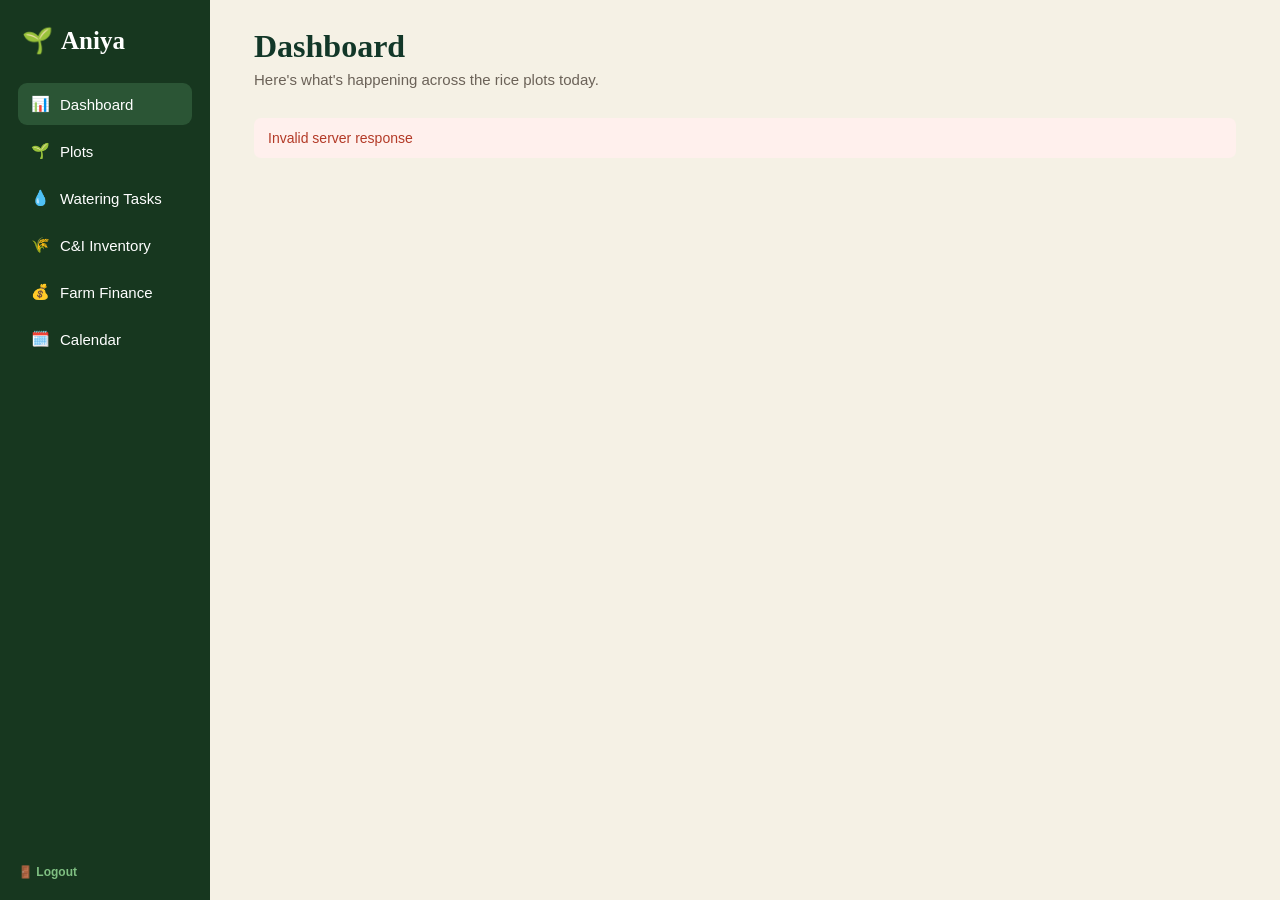
<file: ani/index.html>
<!doctype html>
<html lang="en">
<head>
    <meta charset="utf-8">
    <meta http-equiv="refresh" content="0; url=Dashboard/index.html">
    <title>Aniya</title>
</head>
<body>
    <a href="Dashboard/index.html">Open Aniya</a>
</body>
</html>
</file>
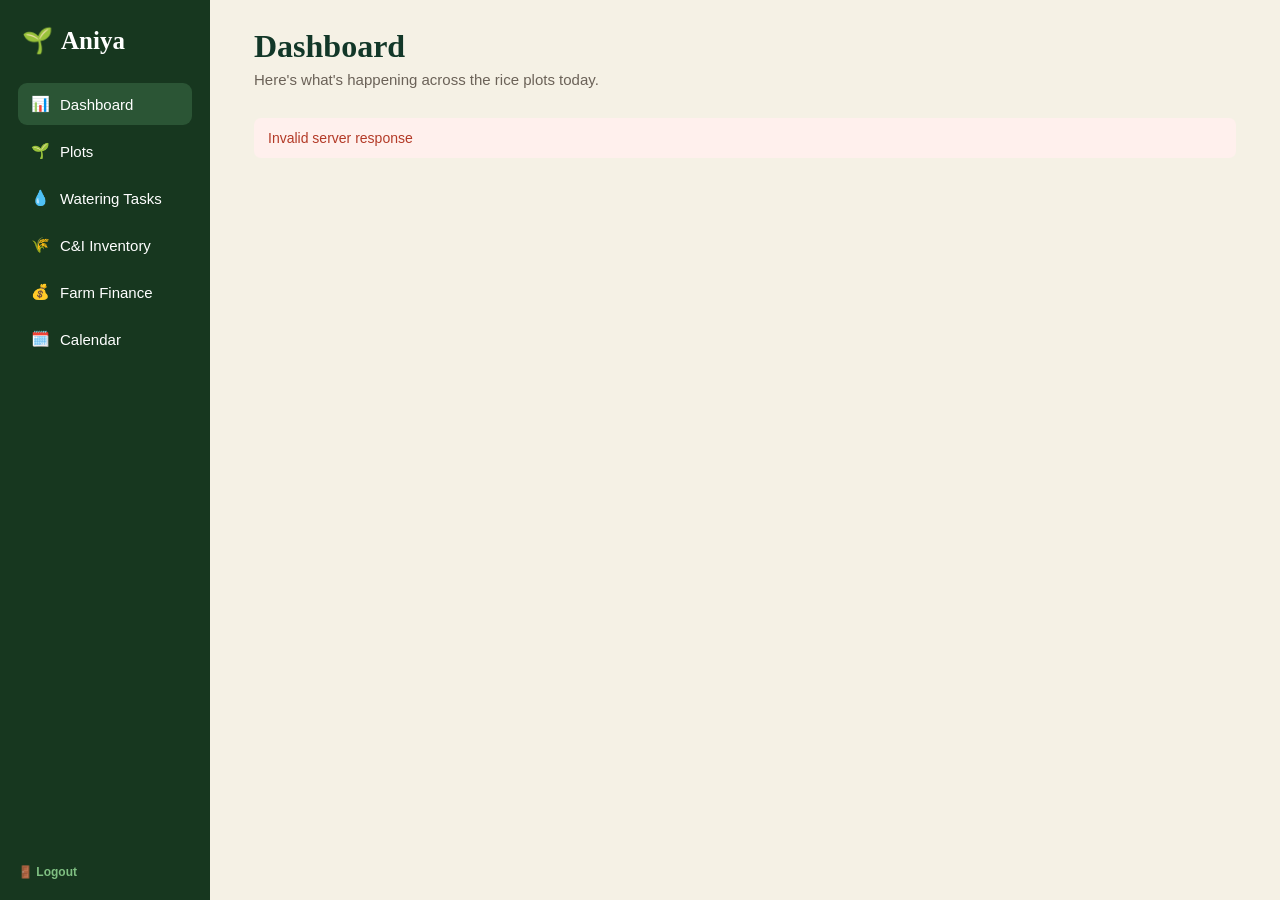
<file: ani/Dashboard/index.html>
<!doctype html>
<html lang="en">

<head>
    <meta charset="utf-8">
    <meta
        name="viewport"
        content="width=device-width,initial-scale=1"
    >

    <title>Aniya — Dashboard</title>

    <link
        rel="stylesheet"
        href="../style.css"
    >
</head>

<body data-page="dashboard">

    <div id="app"></div>

    <script src="../script.js"></script>
    <script src="dashboard.js"></script>

</body>

</html>
</file>
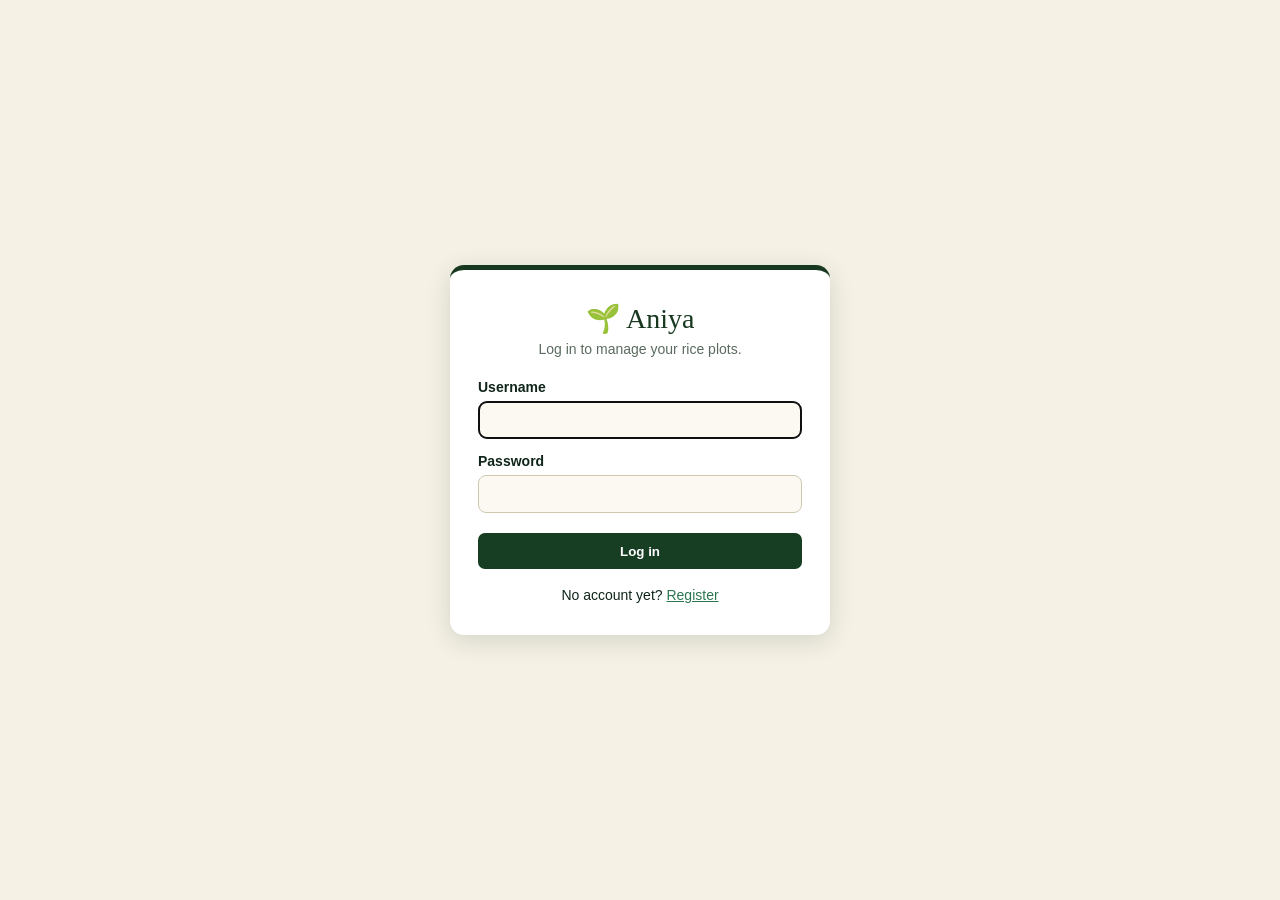
<file: ani/Auth/login.html>
<!doctype html>
<html lang="en">
<head>
    <meta charset="utf-8">
    <meta name="viewport" content="width=device-width,initial-scale=1">
    <title>Aniya — Login</title>
    <link rel="stylesheet" href="../style.css">
</head>
<body data-page="auth">
    <div class="auth-wrap">
        <div class="auth-card">
            <div class="auth-brand">🌱 Aniya</div>
            <p class="auth-sub">Log in to manage your rice plots.</p>

            <form id="loginForm">
                <label>Username
                    <input type="text" id="username" required autofocus>
                </label>
                <label>Password
                    <input type="password" id="password" required>
                </label>
                <button type="submit">Log in</button>
            </form>

            <p class="auth-switch">No account yet? <a href="register.html">Register</a></p>
        </div>
    </div>

    <div id="toast" class="toast"></div>

    <script src="../script.js"></script>
    <script src="auth.js"></script>
</body>
</html>
</file>
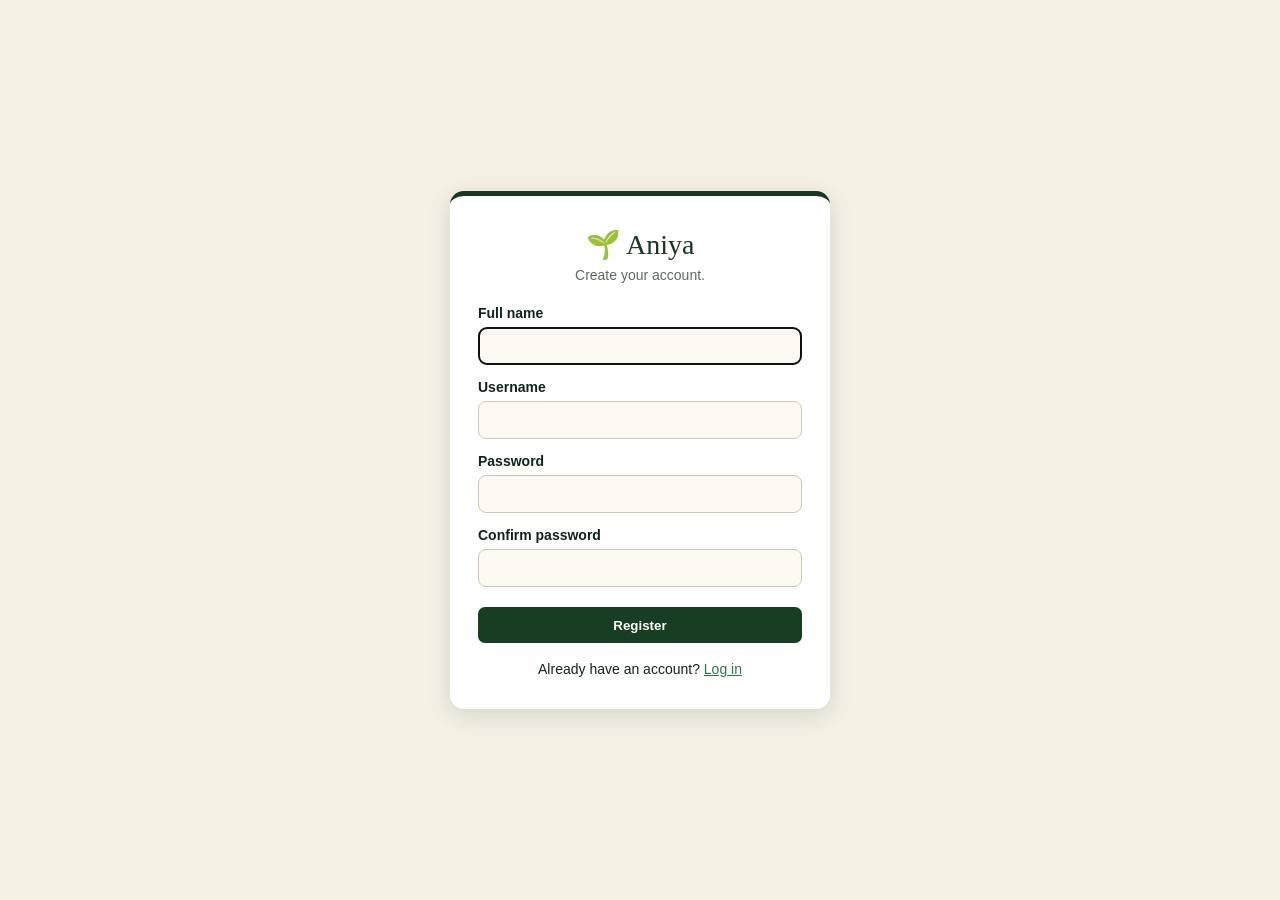
<file: ani/Auth/register.html>
<!doctype html>
<html lang="en">
<head>
    <meta charset="utf-8">
    <meta name="viewport" content="width=device-width,initial-scale=1">
    <title>Aniya — Register</title>
    <link rel="stylesheet" href="../style.css">
</head>
<body data-page="auth">
    <div class="auth-wrap">
        <div class="auth-card">
            <div class="auth-brand">🌱 Aniya</div>
            <p class="auth-sub">Create your account.</p>

            <form id="registerForm">
                <label>Full name
                    <input type="text" id="full_name" required autofocus>
                </label>
                <label>Username
                    <input type="text" id="username" required>
                </label>
                <label>Password
                    <input type="password" id="password" required>
                </label>
                <label>Confirm password
                    <input type="password" id="confirm_password" required>
                </label>
                <button type="submit">Register</button>
            </form>

            <p class="auth-switch">Already have an account? <a href="login.html">Log in</a></p>
        </div>
    </div>

    <div id="toast" class="toast"></div>

    <script src="../script.js"></script>
    <script src="auth.js"></script>
</body>
</html>
</file>
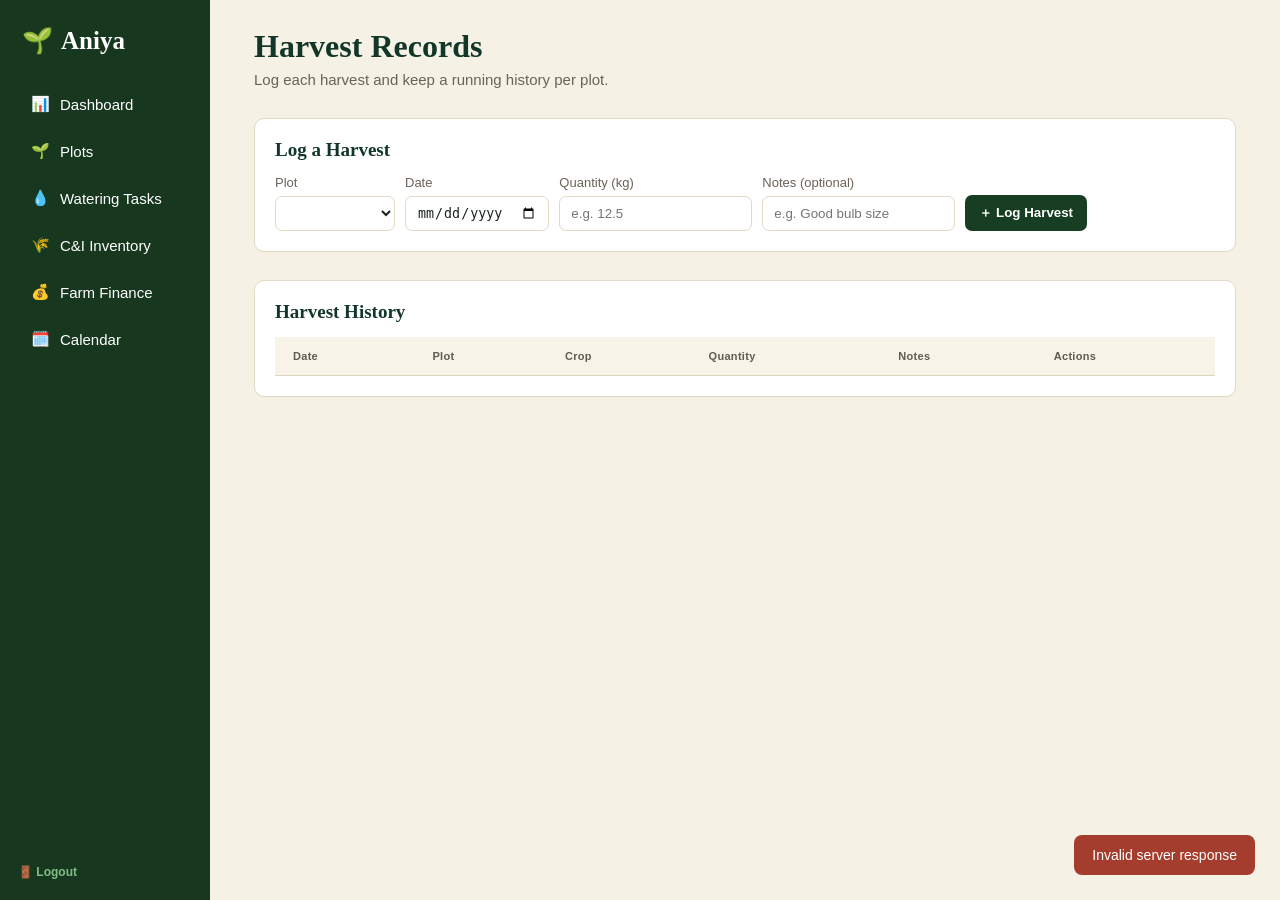
<file: ani/C&I Inventory/harvest.html>
<!doctype html>
<html lang="en">

<head>
    <meta charset="utf-8">
    <meta
        name="viewport"
        content="width=device-width,initial-scale=1"
    >

    <title>Aniya — Harvest Records</title>

    <link
        rel="stylesheet"
        href="../style.css"
    >
</head>

<body data-page="harvest">

    <div id="app"></div>

    <script src="../script.js"></script>
    <script src="harvest.js"></script>

</body>

</html>
</file>
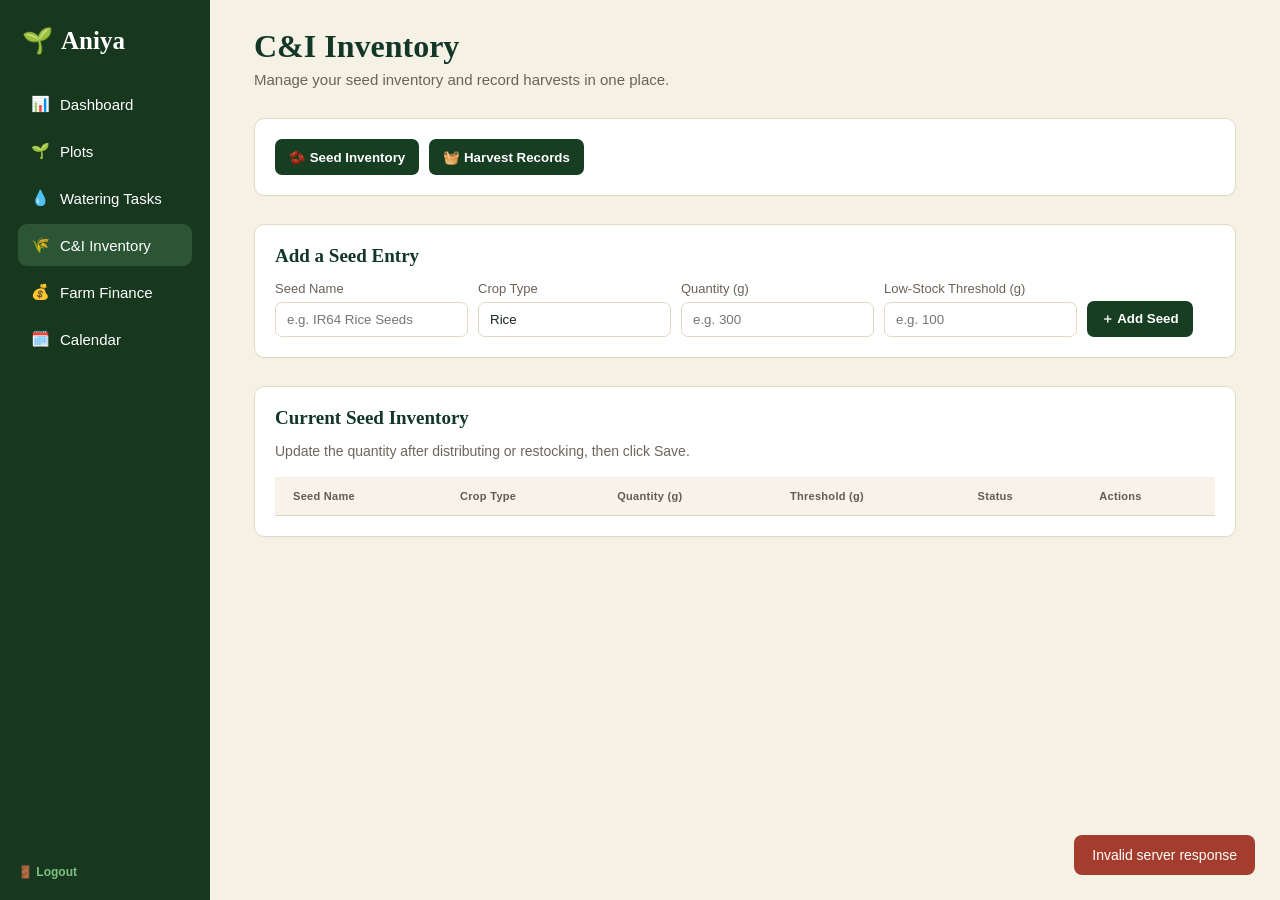
<file: ani/C&I Inventory/inventory.html>
<!doctype html>
<html lang="en">
<head>
    <meta charset="utf-8">
    <meta name="viewport" content="width=device-width,initial-scale=1">
    <title>Aniya — C&I Inventory</title>
    <link rel="stylesheet" href="../style.css">
</head>
<body data-page="inventory">
    <div id="app"></div>
    <script src="../script.js"></script>
    <script src="inventory.js"></script>
</body>
</html>
</file>
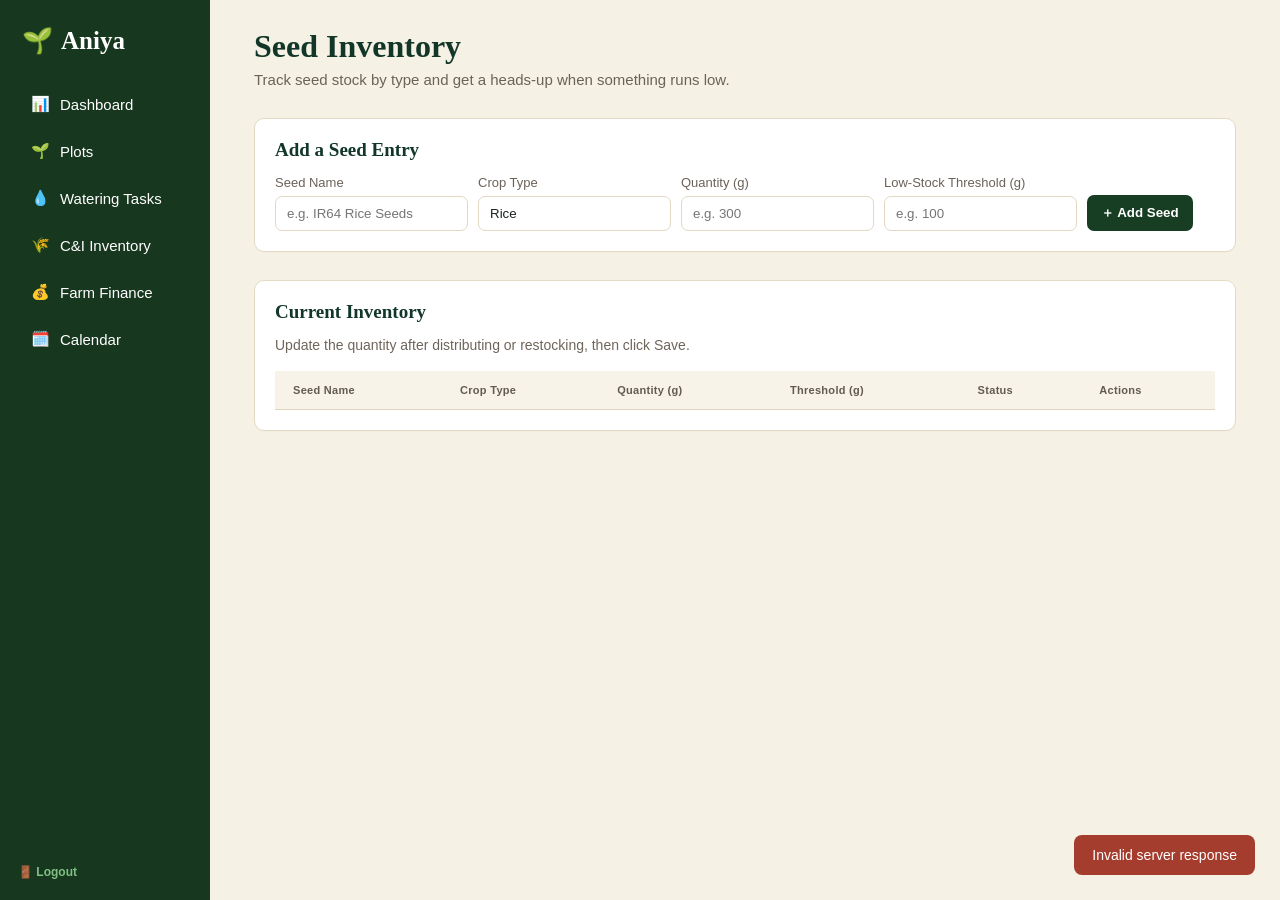
<file: ani/C&I Inventory/seeds.html>
<!doctype html>
<html lang="en">

<head>
    <meta charset="utf-8">
    <meta
        name="viewport"
        content="width=device-width,initial-scale=1"
    >

    <title>Aniya — Seed Inventory</title>

    <link
        rel="stylesheet"
        href="../style.css"
    >
</head>

<body data-page="seeds">

    <div id="app"></div>

    <script src="../script.js"></script>
    <script src="seeds.js"></script>

</body>

</html>
</file>
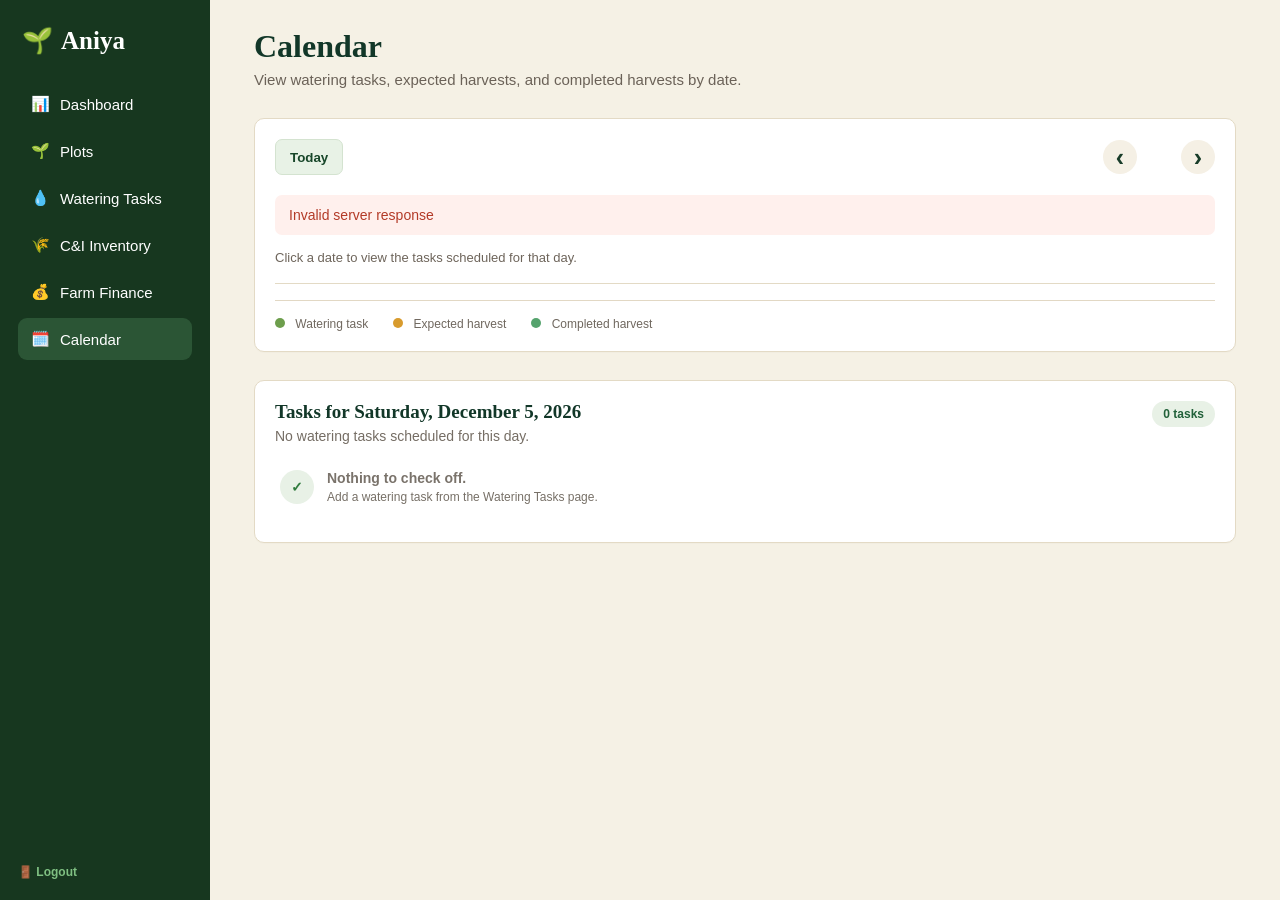
<file: ani/Calendar/calendar.html>
<!doctype html>
<html lang="en">

<head>
    <meta charset="utf-8">
    <meta
        name="viewport"
        content="width=device-width,initial-scale=1"
    >

    <title>Aniya — Calendar</title>

    <link
        rel="stylesheet"
        href="../style.css"
    >
</head>

<body data-page="calendar">

    <div id="app"></div>

    <script src="../script.js"></script>
    <script src="calendar.js"></script>

</body>

</html>
</file>
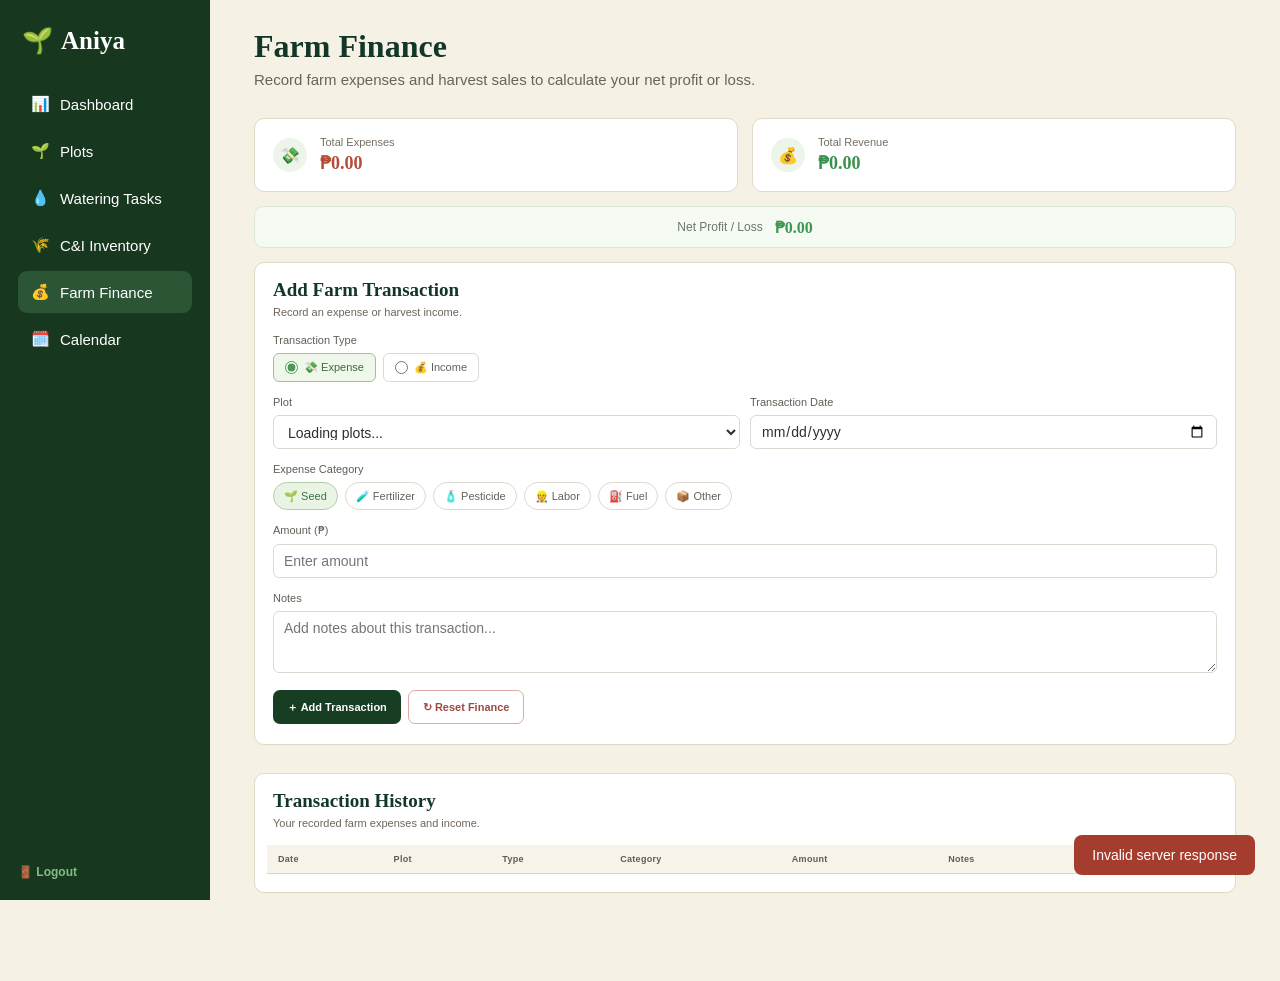
<file: ani/I&E Tracking/finance.html>
<!doctype html>
<html lang="en">
<head>
    <meta charset="utf-8">
    <meta name="viewport" content="width=device-width,initial-scale=1">
    <title>Aniya — Farm Finance</title>
    <link rel="stylesheet" href="../style.css">
</head>
<body data-page="finance">
    <div id="app"></div>

    <script src="../script.js"></script>
    <script src="finance.js"></script>
</body>
</html>
</file>
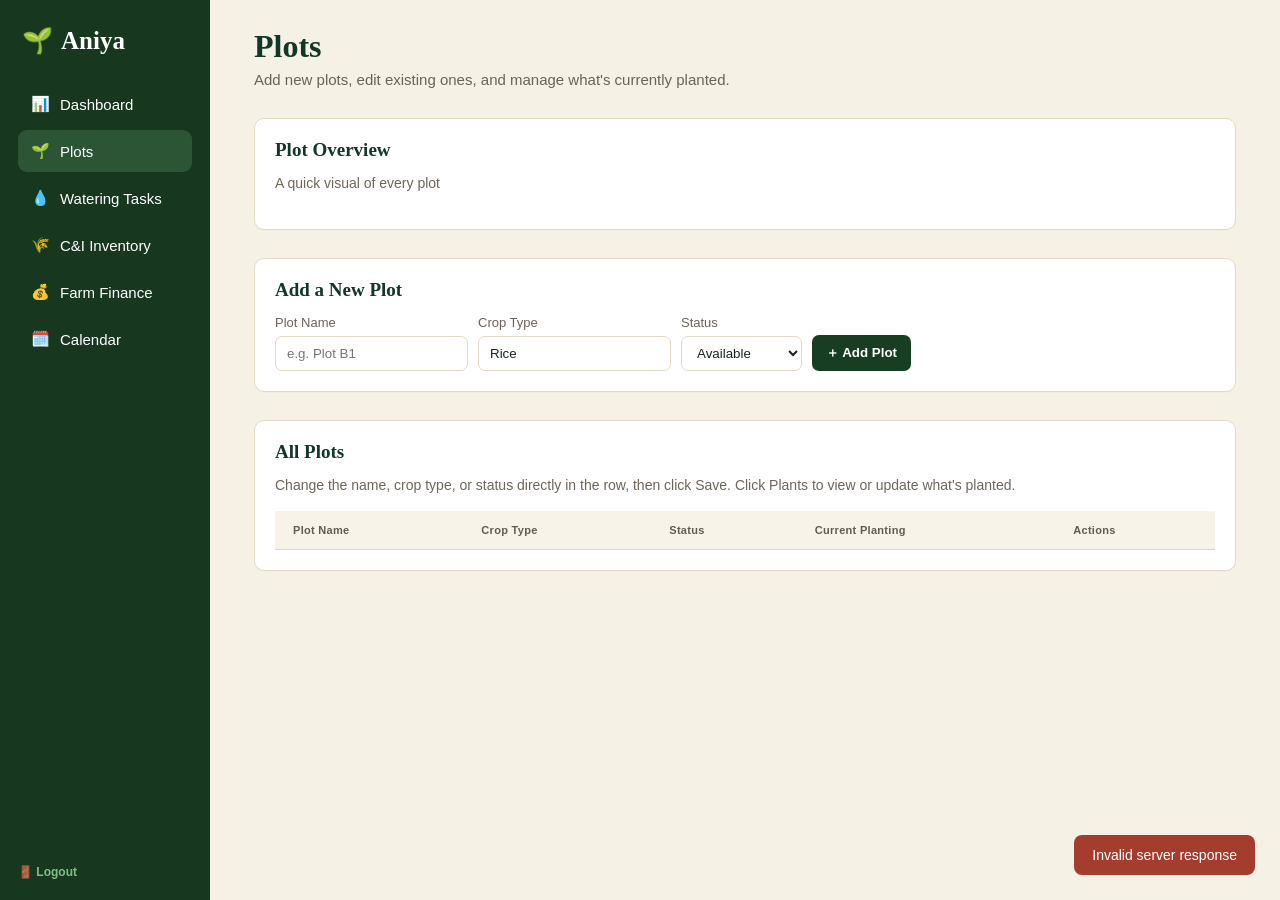
<file: ani/Plots/plots.html>
<!doctype html>
<html lang="en">

<head>
    <meta charset="utf-8">
    <meta
        name="viewport"
        content="width=device-width,initial-scale=1"
    >

    <title>Aniya — Plots</title>

    <link
        rel="stylesheet"
        href="../style.css"
    >
</head>

<body data-page="plots">

    <div id="app"></div>

    <script src="../script.js"></script>
    <script src="plots.js"></script>

</body>

</html>
</file>
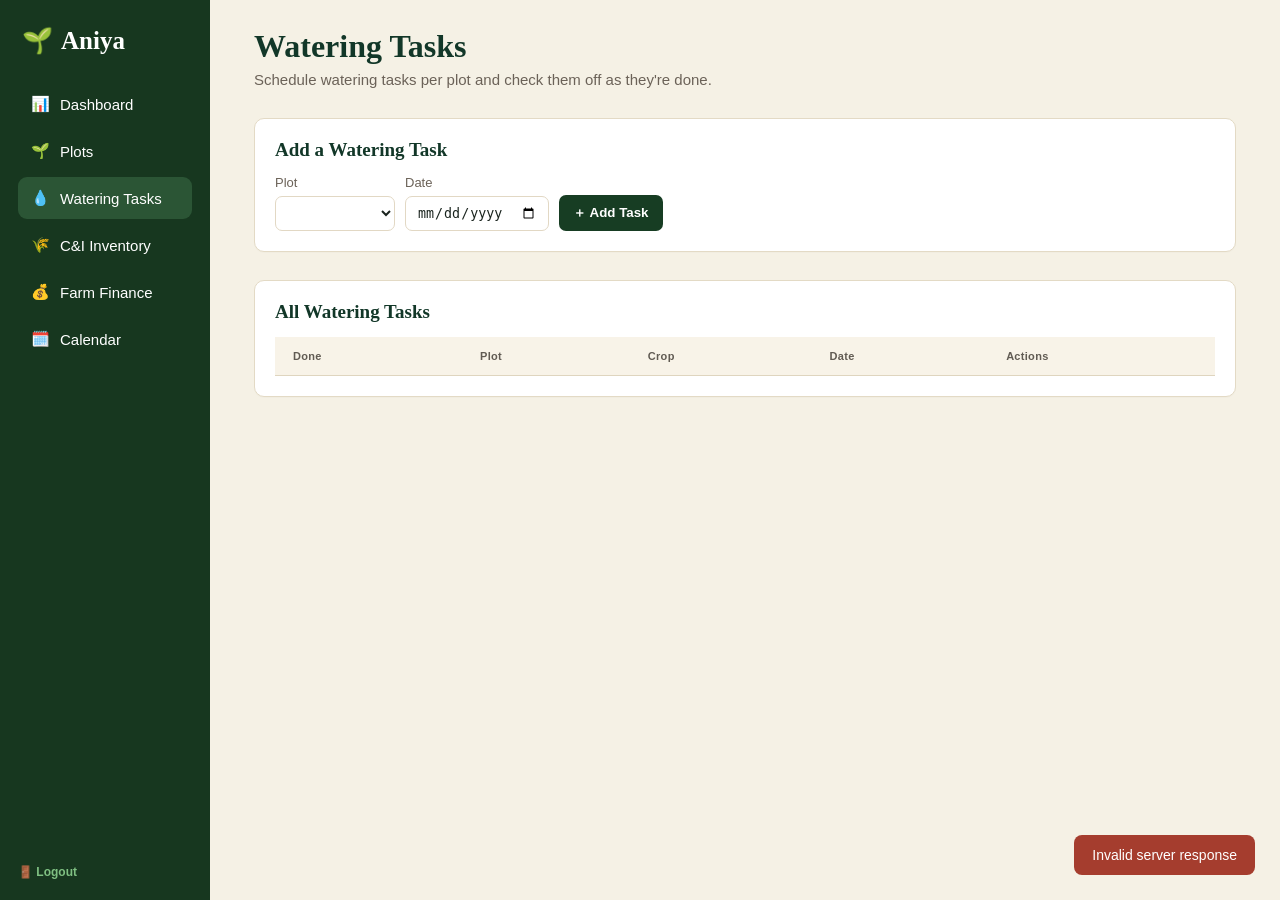
<file: ani/Tasks/watering.html>
<!doctype html>
<html lang="en">

<head>
    <meta charset="utf-8">
    <meta
        name="viewport"
        content="width=device-width,initial-scale=1"
    >

    <title>Aniya — Watering Tasks</title>

    <link
        rel="stylesheet"
        href="../style.css"
    >
</head>

<body data-page="watering">

    <div id="app"></div>

    <script src="../script.js"></script>
    <script src="watering.js"></script>

</body>

</html>
</file>
<file: ani/style.css>
* {
    box-sizing: border-box;
}

body {
    margin: 0;
    background: #f5f1e5;
    color: #10251a;
    font-family: Arial, Helvetica, sans-serif;
    font-size: 14px;
}

a {
    color: #2b7650;
}

.sidebar {
    position: fixed;
    left: 0;
    top: 0;
    bottom: 0;
    width: 210px;
    background: #17371f;
    color: #fff;
    padding: 26px 18px 20px;
    display: flex;
    flex-direction: column;
    z-index: 5;
}

.brand {
    font-family: Georgia, serif;
    font-size: 25px;
    display: flex;
    align-items: center;
    gap: 8px;
    margin: 0 4px 28px;
}

.brand span {
    font-size: 25px;
}

.sidebar nav {
    display: flex;
    flex-direction: column;
    gap: 5px;
}

.sidebar nav a {
    color: #fff;
    text-decoration: none;
    padding: 12px 13px;
    border-radius: 9px;
    display: flex;
    gap: 10px;
    align-items: center;
    font-size: 15px;
}

.sidebar nav a.active,
.sidebar nav a:hover {
    background: #2b5535;
}

.side-note {
    margin-top: auto;
    color: #7fc082;
    font-size: 12px;
    line-height: 1.35;
}

.main {
    margin-left: 210px;
    padding: 28px 44px 60px;
    min-height: 100vh;
}

header {
    margin: 0 0 30px;
}

header h1 {
    font: 700 32px Georgia, serif;
    margin: 0 0 6px;
    color: #123728;
}

header p {
    margin: 0;
    color: #6b6258;
    font-size: 15px;
}

.card {
    background: #fff;
    border: 1px solid #e3dac5;
    border-radius: 10px;
    padding: 20px;
    margin-bottom: 28px;
    box-shadow: 0 1px 1px rgba(0, 0, 0, .02);
}

.card h2 {
    font: 700 19px Georgia, serif;
    margin: 0 0 14px;
    color: #123728;
}

.card > p {
    color: #6e655b;
    margin: 0 0 18px;
}

.stats {
    display: grid;
    grid-template-columns: repeat(4, 1fr);
    gap: 18px;
    margin-bottom: 42px;
}

.stat {
    background: #fff;
    border: 1px solid #e3dac5;
    border-radius: 10px;
    padding: 24px 19px;
}

.stat b {
    display: block;
    font: 700 34px Georgia, serif;
    color: #2e7b3c;
    margin-bottom: 12px;
}

.stat span {
    color: #6d665f;
}

.plot-grid {
    display: grid;
    grid-template-columns: repeat(3, minmax(260px, 1fr));
    gap: 12px;
}

.plot-card {
    border: 2px solid #218c4d;
    border-radius: 9px;
    padding: 14px 18px;
    background: #fff;
}

.plot-card strong {
    display: block;
    font-size: 15px;
    margin-bottom: 4px;
}

.plot-card small {
    display: block;
    color: #70685f;
    margin-bottom: 9px;
}

.badge {
    display: inline-block;
    border-radius: 999px;
    padding: 4px 10px;
    font-size: 11px;
    font-weight: 700;
    margin-right: 4px;
    background: #edf0e9;
}

.badge.rice {
    background: #e3efd8;
    color: #4f7b32;
}

.badge.occupied,
.badge.done {
    background: #d9f2e2;
    color: #16804a;
}

.badge.available {
    background: #eaf2e8;
    color: #3f784d;
}

.badge.maintenance {
    background: #f2dfdf;
    color: #9c3c3c;
}

.badge.pending,
.badge.low {
    background: #ffebc7;
    color: #ad6a00;
}

.two-col {
    display: grid;
    grid-template-columns: 2fr 1fr;
    gap: 28px;
}

.stack {
    display: flex;
    flex-direction: column;
    gap: 28px;
}

.list-row {
    padding: 12px 0;
    border-bottom: 1px solid #e7deca;
    display: flex;
    justify-content: space-between;
    align-items: center;
    gap: 15px;
}

.list-row:last-child {
    border-bottom: 0;
}

.empty {
    color: #7a736b;
    padding: 15px 0;
}

.form-row {
    display: flex;
    gap: 10px;
    align-items: end;
    flex-wrap: wrap;
}

.form-row label,
.modal-box label {
    display: flex;
    flex-direction: column;
    gap: 6px;
    color: #6b6258;
    font-size: 13px;
}

.form-row input,
.form-row select,
.modal-box input,
.modal-box select,
.modal-box textarea {
    height: 35px;
    border: 1px solid #e2d8c4;
    border-radius: 7px;
    background: #fff;
    padding: 7px 11px;
    color: #1a241e;
    min-width: 120px;
}

.form-row label:first-child input {
    min-width: 190px;
}

.form-row button,
button {
    height: 36px;
    border: 0;
    border-radius: 7px;
    background: #173d23;
    color: #fff;
    font-weight: 700;
    padding: 0 14px;
    cursor: pointer;
}

.form-row button:hover,
button:hover {
    background: #245c35;
}

.table-wrap {
    overflow: auto;
}

table {
    border-collapse: collapse;
    width: 100%;
    min-width: 800px;
}

th {
    background: #f8f3e8;
    text-align: left;
    color: #615b53;
    font-size: 11px;
    letter-spacing: .3px;
    padding: 13px 18px;
    border-bottom: 1px solid #dfd5bf;
}

td {
    padding: 12px 18px;
    border-bottom: 1px solid #e4dac5;
    vertical-align: middle;
}

.cell-input,
td select {
    height: 30px;
    border: 1px solid #e2d8c4;
    border-radius: 6px;
    padding: 5px 8px;
    background: #fff;
}

.actions {
    white-space: nowrap;
}

.small {
    height: 28px;
    padding: 0 9px;
    font-size: 12px;
    background: #e8f1e6;
    color: #22613a;
    margin-right: 5px;
}

.small.danger {
    background: #f5e5e2;
    color: #9c3e30;
}

.muted {
    opacity: .6;
}

.error-box {
    padding: 12px 14px;
    border-radius: 7px;
    background: #fff0ed;
    color: #b33a27;
    margin-bottom: 15px;
}

.toast {
    position: fixed;
    right: 25px;
    bottom: 25px;
    background: #173d23;
    color: #fff;
    padding: 12px 18px;
    border-radius: 8px;
    opacity: 0;
    transform: translateY(8px);
    transition: .2s;
    pointer-events: none;
    z-index: 20;
}

.toast.show {
    opacity: 1;
    transform: none;
}

.toast.error {
    background: #a53d2e;
}

.modal {
    position: fixed;
    inset: 0;
    background: rgba(0, 0, 0, .4);
    display: flex;
    align-items: center;
    justify-content: center;
    z-index: 10;
    padding: 20px;
}

.hidden {
    display: none;
}

.modal-box {
    position: relative;
    background: #fff;
    border-radius: 12px;
    padding: 25px;
    width: min(580px, 100%);
    box-shadow: 0 15px 50px rgba(0, 0, 0, .2);
}

.modal-box form {
    display: flex;
    flex-direction: column;
    gap: 13px;
}

.modal-box textarea {
    height: 80px;
    resize: vertical;
}

.close {
    position: absolute;
    right: 15px;
    top: 12px;
    background: transparent;
    color: #333;
    font-size: 25px;
    padding: 0;
}

.calendar-toolbar {
    display: flex;
    justify-content: space-between;
    align-items: center;
    margin-bottom: 20px;
}

.today-btn {
    background: #e8f2e6;
    color: #18472a;
    border: 1px solid #d4e3d0;
}

.month-nav {
    display: flex;
    align-items: center;
    gap: 22px;
}

.month-nav h2 {
    margin: 0;
    font-size: 20px;
}

.month-nav button {
    border-radius: 50%;
    width: 34px;
    height: 34px;
    padding: 0;
    background: #f5f0e5;
    color: #183c29;
    font-size: 25px;
}

.calendar-grid {
    display: grid;
    grid-template-columns: repeat(7, minmax(0, 1fr));
    grid-auto-rows: 112px;
    border-left: 1px solid #e3dac5;
    border-top: 1px solid #e3dac5;
    min-width: 0;
}

.weekday {
    text-align: center;
    padding: 12px 5px;
    color: #6a635a;
    font-size: 11px;
    font-weight: 700;
    border-right: 1px solid #e3dac5;
    border-bottom: 1px solid #e3dac5;
}

.day {
    height: 112px;
    min-width: 0;
    min-height: 0;
    overflow: hidden;
    border-right: 1px solid #e3dac5;
    border-bottom: 1px solid #e3dac5;
    padding: 10px;
    background: #fff;
}

.day.other {
    background: #faf7ef;
    color: #a69e92;
}

.day.today {
    outline: 2px solid #3b7e3f;
    outline-offset: -2px;
    background: #f5faf1;
}

.day-number {
    font-size: 13px;
    margin-bottom: 8px;
}

.day-number b {
    display: inline-flex;
    width: 25px;
    height: 25px;
    border-radius: 50%;
    background: #4b8a4e;
    color: #fff;
    align-items: center;
    justify-content: center;
}

.event {
    display: block;
    width: 100%;
    min-width: 0;
    font-size: 10px;
    line-height: 16px;
    height: 20px;
    border-radius: 5px;
    padding: 2px 6px;
    margin: 2px 0;
    white-space: nowrap;
    overflow: hidden;
    text-overflow: ellipsis;
    font-weight: 700;
}

.event.watering {
    background: #e3efd8;
    color: #4d7d36;
}

.event.expected {
    background: #ffe7b8;
    color: #a76a00;
}

.event.harvest {
    background: #d6f0df;
    color: #268353;
}

.legend {
    display: flex;
    gap: 25px;
    padding-top: 16px;
    margin-top: 16px;
    border-top: 1px solid #e2d8c4;
    color: #70685f;
    font-size: 12px;
}

.dot {
    display: inline-block;
    width: 10px;
    height: 10px;
    border-radius: 50%;
    margin-right: 7px;
}

.watering-dot {
    background: #6d9e4c;
}

.expected-dot {
    background: #d89b2d;
}

.harvest-dot {
    background: #55a36d;
}

/* Calendar date selection + daily checklist */

.calendar-help {
    margin: -6px 0 14px;
    color: #7a7269;
    font-size: 13px;
}

.calendar-grid .day {
    font: inherit;
    text-align: left;
    width: 100%;
    border-radius: 0;
    color: #10251a;
    cursor: pointer;
    transition: background .15s, box-shadow .15s;
    position: relative;
}

.calendar-grid .day:hover {
    background: #f4f8ef;
}

.calendar-grid .day.selected {
    background: #eef7e9;
    box-shadow: inset 0 0 0 2px #3d7f40;
    z-index: 1;
}

.calendar-grid .day.other.selected {
    background: #f3f6ed;
}

.calendar-grid .day:focus-visible {
    outline: 3px solid #83aa70;
    outline-offset: -3px;
    z-index: 2;
}

.day-events {
    display: block;
}

.event.completed {
    text-decoration: line-through;
    opacity: .65;
}

.day-tasks-card {
    scroll-margin-top: 20px;
}

.day-tasks-header {
    display: flex;
    align-items: flex-start;
    justify-content: space-between;
    gap: 20px;
    margin-bottom: 8px;
}

.day-tasks-header h2 {
    margin-bottom: 5px;
}

.day-tasks-header p {
    margin: 0;
    color: #756d64;
}

.task-count {
    background: #e8f1e6;
    color: #22613a;
    border-radius: 999px;
    padding: 6px 11px;
    font-size: 12px;
    font-weight: 700;
    white-space: nowrap;
}

.checklist {
    border-top: 1px solid #e4dac5;
}

.checklist-item {
    display: flex;
    align-items: center;
    gap: 13px;
    min-height: 66px;
    padding: 11px 8px;
    border-bottom: 1px solid #e4dac5;
    cursor: pointer;
    transition: background .15s;
}

.checklist-item:hover {
    background: #fafcf7;
}

.checklist-item input {
    position: absolute;
    opacity: 0;
    pointer-events: none;
}

.checkmark {
    width: 21px;
    height: 21px;
    border: 2px solid #a8b29f;
    border-radius: 5px;
    display: flex;
    align-items: center;
    justify-content: center;
    flex: 0 0 21px;
    background: #fff;
}

.checklist-item.checked .checkmark {
    background: #2f7b3d;
    border-color: #2f7b3d;
}

.checklist-item.checked .checkmark:after {
    content: '✓';
    color: #fff;
    font-size: 14px;
    font-weight: 700;
}

.checklist-main {
    display: flex;
    flex-direction: column;
    gap: 4px;
    flex: 1;
}

.checklist-main strong {
    font-size: 14px;
    font-weight: 600;
}

.checklist-main small {
    color: #777067;
    font-size: 12px;
}

.checklist-item.checked .checklist-main strong {
    text-decoration: line-through;
    color: #777067;
}

.checklist-status {
    font-size: 11px;
    font-weight: 700;
    border-radius: 999px;
    padding: 5px 9px;
    background: #ffebc7;
    color: #ad6a00;
}

.checklist-item.checked .checklist-status {
    background: #d9f2e2;
    color: #16804a;
}

.checklist-empty {
    display: flex;
    align-items: center;
    gap: 13px;
    padding: 18px 5px;
}

.empty-icon {
    width: 34px;
    height: 34px;
    border-radius: 50%;
    display: flex;
    align-items: center;
    justify-content: center;
    background: #e8f1e6;
    color: #2f7b3d;
    font-weight: 700;
}

.checklist-empty div {
    display: flex;
    flex-direction: column;
    gap: 4px;
}

.checklist-empty div span {
    color: #777067;
    font-size: 12px;
}

.day-events-summary {
    margin-top: 22px;
    padding-top: 17px;
    border-top: 1px solid #e4dac5;
}

.day-events-summary h3 {
    font: 700 16px Georgia, serif;
    color: #123728;
    margin: 0 0 10px;
}

.scheduled-event {
    display: flex;
    justify-content: space-between;
    gap: 15px;
    padding: 10px 12px;
    border-radius: 7px;
    margin-top: 7px;
    font-size: 13px;
}

.scheduled-event.expected {
    background: #fff4dc;
    color: #8e5c0b;
}

.scheduled-event.harvest {
    background: #e8f6ec;
    color: #26724a;
}

.scheduled-event small {
    opacity: .8;
}

@media (max-width: 900px) {
    .sidebar {
        position: static;
        width: 100%;
        height: auto;
        padding: 14px;
    }

    .sidebar nav {
        flex-direction: row;
        overflow: auto;
    }

    .side-note {
        display: none;
    }

    .main {
        margin-left: 0;
        padding: 22px 15px;
    }

    .stats {
        grid-template-columns: repeat(2, 1fr);
    }

    .plot-grid {
        grid-template-columns: 1fr;
    }

    .two-col {
        grid-template-columns: 1fr;
    }

    .form-row {
        align-items: stretch;
    }

    .calendar-card {
        overflow: hidden;
    }

    .day-tasks-header {
        align-items: flex-start;
    }

    .calendar-help {
        min-width: 0;
    }

    .day-tasks-card {
        overflow: hidden;
    }
}

@media (max-width: 520px) {
    .stats {
        grid-template-columns: 1fr;
    }

    .brand {
        margin-bottom: 12px;
    }

    .sidebar nav a {
        white-space: nowrap;
        padding: 9px;
    }

    .main header h1 {
        font-size: 28px;
    }
}
/* ============================================================
   FARM FINANCE
   ------------------------------------------------------------
   Expense/income summary, transaction form, category chips,
   and finance history styling.
   ============================================================ */

.finance-summary {
    display: grid;
    grid-template-columns: repeat(2, minmax(0, 1fr));
    gap: 14px;
    margin-bottom: 14px;
}

.finance-stat {
    min-height: 74px;
    background: #fff;
    border: 1px solid #e3dac5;
    border-radius: 10px;
    padding: 14px 18px;
    display: flex;
    align-items: center;
    gap: 13px;
}

.finance-stat-icon {
    width: 34px;
    height: 34px;
    border-radius: 50%;
    display: flex;
    align-items: center;
    justify-content: center;
    background: #edf4e9;
    font-size: 16px;
    flex: 0 0 auto;
}

.finance-stat small {
    display: block;
    color: #756d64;
    font-size: 11px;
    margin-bottom: 4px;
}

.finance-stat strong {
    display: block;
    font: 700 18px Georgia, serif;
}

.expense-stat strong {
    color: #b34d38;
}

.income-stat strong {
    color: #3b914f;
}

.finance-net-card {
    min-height: 42px;
    margin-bottom: 14px;
    padding: 10px 18px;
    border: 1px solid #dce8d9;
    border-radius: 9px;
    background: #f5faf2;
    color: #6d756e;
    display: flex;
    align-items: center;
    justify-content: center;
    gap: 12px;
    font-size: 12px;
}

.finance-net-card strong {
    color: #3d9851;
    font: 700 16px Georgia, serif;
}

.finance-net-card strong.loss {
    color: #b34d38;
}

.finance-form-card {
    padding: 16px 18px 20px;
}

.finance-form-card h2,
.finance-history-card h2 {
    margin-bottom: 5px;
}

.finance-form-card > p,
.finance-history-card > p {
    font-size: 11px;
    margin-bottom: 16px;
}

.finance-form {
    display: grid;
    grid-template-columns: 1fr 1fr;
    column-gap: 10px;
    row-gap: 14px;
}

.finance-field {
    min-width: 0;
}

.finance-field.full {
    grid-column: 1 / -1;
}

.finance-field > label:first-child {
    display: block;
    color: #625d56;
    font-size: 11px;
    margin-bottom: 7px;
}

.finance-field input,
.finance-field select,
.finance-field textarea {
    width: 100%;
    border: 1px solid #ded9d0;
    border-radius: 6px;
    background: #fff;
    color: #2b302c;
    padding: 8px 10px;
    font: inherit;
    outline: none;
}

.finance-field input,
.finance-field select {
    height: 34px;
}

.finance-field textarea {
    min-height: 62px;
    resize: vertical;
}

.finance-field input:focus,
.finance-field select:focus,
.finance-field textarea:focus {
    border-color: #4d8957;
    box-shadow: 0 0 0 2px rgba(77, 137, 87, .08);
}

.finance-type-toggle {
    display: flex;
    gap: 7px;
}

.finance-radio {
    display: inline-flex;
    align-items: center;
    border: 1px solid #ded9d0;
    border-radius: 6px;
    background: #fff;
    padding: 7px 11px;
    cursor: pointer;
    color: #5e625e;
    font-size: 11px;
}

.finance-radio input {
    width: auto;
    height: auto;
    margin: 0 6px 0 0;
    accent-color: #4a9855;
}

.finance-radio.active {
    background: #eef7ea;
    border-color: #9fc09d;
    color: #376c3e;
}

.finance-category-list {
    display: flex;
    flex-wrap: wrap;
    gap: 7px;
}

.finance-category {
    height: 28px;
    padding: 0 10px;
    border-radius: 999px;
    border: 1px solid #ded9d0;
    background: #fff;
    color: #66615b;
    font-size: 11px;
    font-weight: 400;
}

.finance-category:hover,
.finance-category.selected {
    background: #e9f4e5;
    border-color: #afd0a8;
    color: #397443;
}

.finance-actions {
    display: flex;
    gap: 7px;
    align-items: center;
}

.finance-actions button {
    height: 34px;
    font-size: 11px;
}

.finance-actions .finance-reset {
    background: #fff;
    color: #a04a43;
    border: 1px solid #dca9a4;
}

.finance-actions .finance-reset:hover {
    background: #fff4f2;
}

.finance-history-card {
    padding: 16px 12px 18px;
}

.finance-history-card > h2,
.finance-history-card > p {
    margin-left: 6px;
}

.finance-table {
    min-width: 920px;
}

.finance-table th {
    padding: 9px 11px;
    background: #f8f3e8;
    font-size: 9px;
}

.finance-table td {
    padding: 10px 11px;
    font-size: 11px;
}

.finance-type {
    display: inline-flex;
    align-items: center;
    padding: 4px 8px;
    border-radius: 999px;
    font-size: 10px;
    font-weight: 700;
}

.finance-type.expense {
    background: #f9e8e4;
    color: #a44839;
}

.finance-type.income {
    background: #e4f3e4;
    color: #388246;
}

.finance-amount {
    font-weight: 700;
    white-space: nowrap;
}

.finance-amount.expense {
    color: #b34d38;
}

.finance-amount.income {
    color: #3d914d;
}

.finance-empty {
    text-align: center;
    color: #817a72;
    font-style: italic;
    padding: 22px !important;
}

@media (max-width: 850px) {
    .finance-summary,
    .finance-form {
        grid-template-columns: 1fr;
    }

    .finance-field.full {
        grid-column: auto;
    }
}

@media (max-width: 700px) {
    .main {
        margin-left: 0;
        padding: 20px 15px 40px;
    }

    .sidebar {
        position: static;
        width: 100%;
        min-height: auto;
    }
}

.auth-wrap {
    min-height: 100vh;
    display: flex;
    align-items: center;
    justify-content: center;
    padding: 20px;
}

.auth-card {
    width: 100%;
    max-width: 380px;
    background: #fff;
    border-radius: 14px;
    padding: 32px 28px;
    box-shadow: 0 6px 24px rgba(23, 55, 31, 0.15);
    border-top: 5px solid #17371f;
}

.auth-brand {
    font-family: Georgia, serif;
    font-size: 28px;
    color: #17371f;
    text-align: center;
}

.auth-sub {
    text-align: center;
    color: #5b6b5f;
    margin: 6px 0 22px;
}

.auth-card form label {
    display: block;
    font-weight: bold;
    margin-bottom: 14px;
}

.auth-card form input {
    width: 100%;
    margin-top: 6px;
    padding: 10px 12px;
    border: 1px solid #cfc8b0;
    border-radius: 8px;
    background: #fbf9f1;
    font-size: 14px;
}

.auth-card form button {
    width: 100%;
    margin-top: 6px;
    padding: 11px;
}

.auth-switch {
    text-align: center;
    margin: 18px 0 0;
}

.logout-link {
    color: #7fc082;
    text-decoration: none;
    font-weight: bold;
}

/* C&I Inventory tabs */
.inventory-tabs {
    display: flex;
    gap: 10px;
    flex-wrap: wrap;
}

.inventory-tabs .tab-btn {
    margin: 0;
}

.inventory-tabs .tab-btn.active {
    font-weight: 700;
}

.inventory-tab[hidden] {
    display: none;
}
</file>
